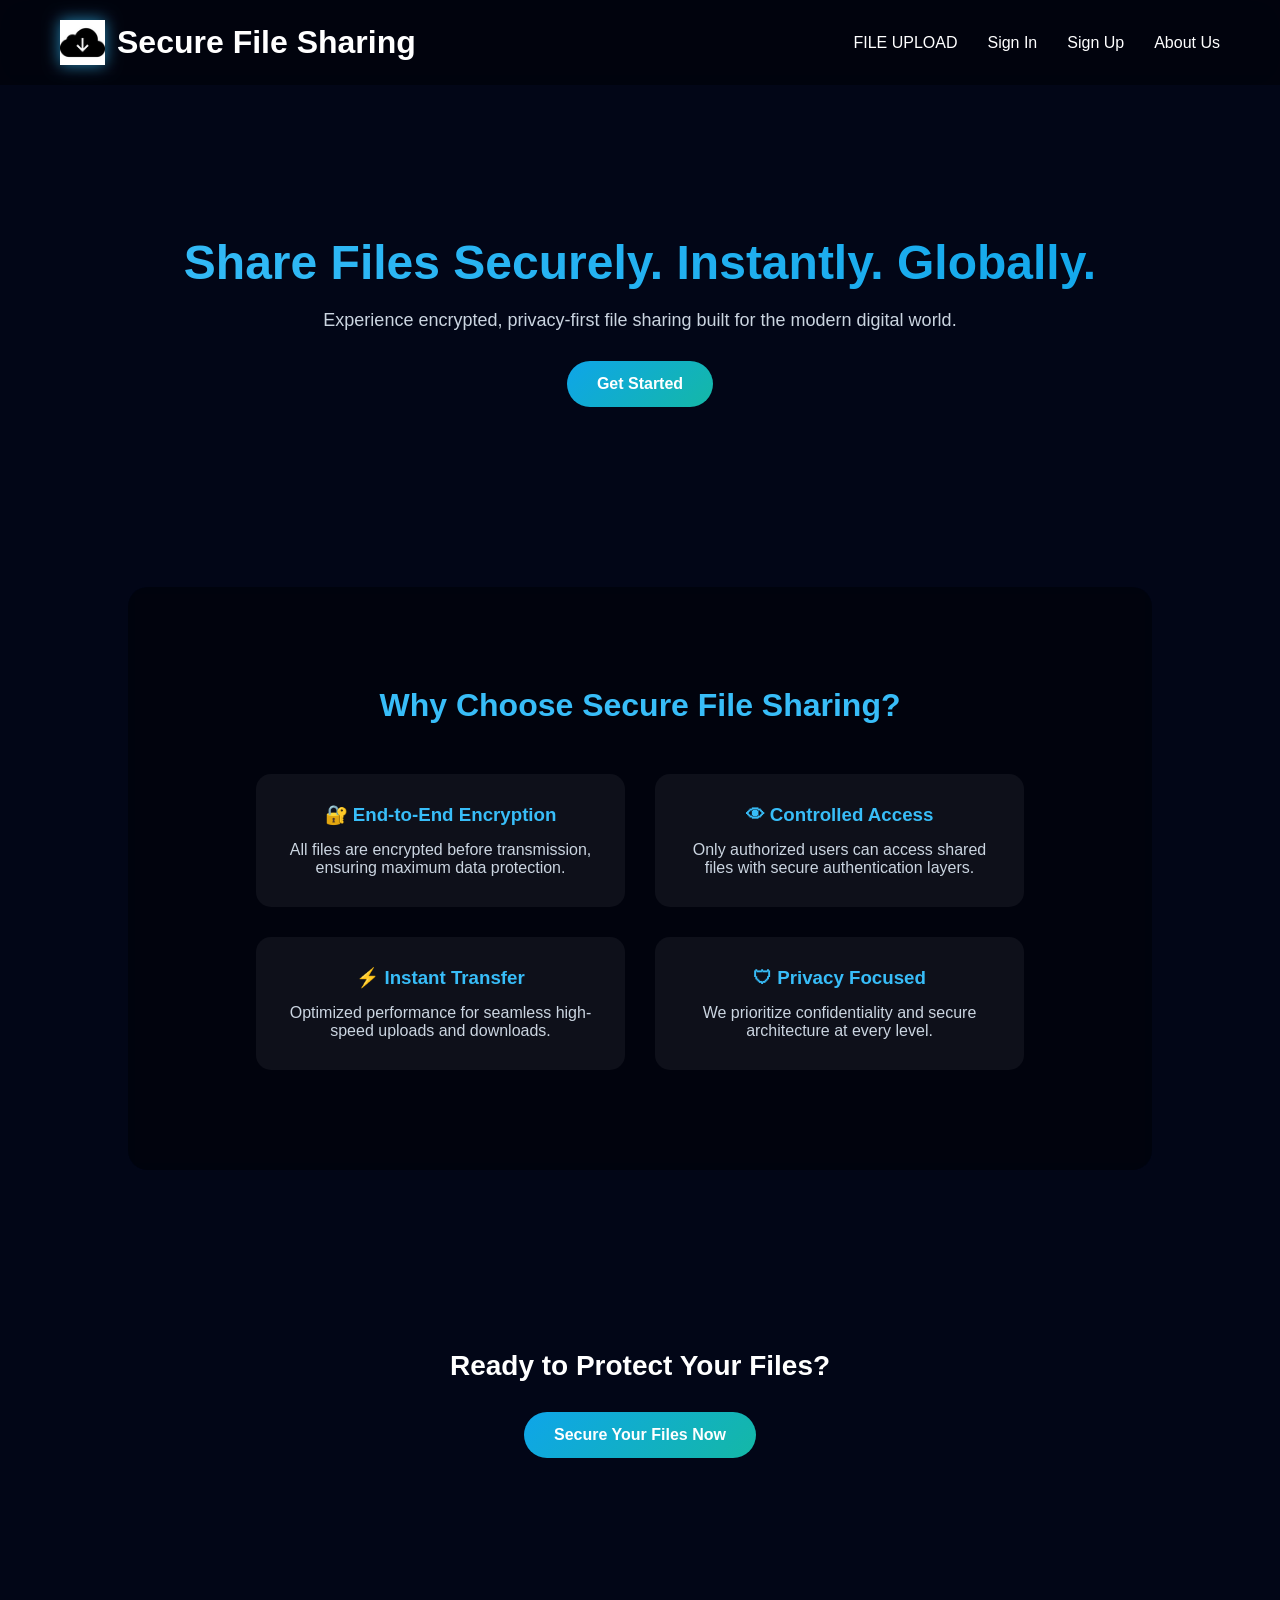
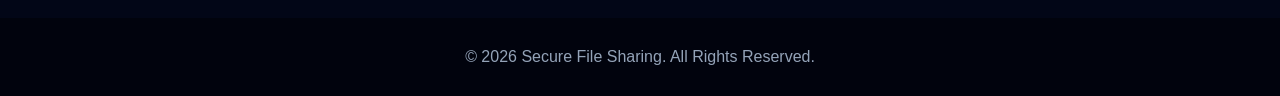
<file: frontend/index.html>
<!DOCTYPE html>
<html lang="en">
<head>
<meta charset="UTF-8">
<meta name="viewport" content="width=device-width, initial-scale=1.0">
<title>Secure File Sharing</title>

<link rel="stylesheet" href="style.css">

<!-- Framer Liquid Component -->
<script type="module" src="script.js"></script>

</head>
<body>

<!-- Framer Background -->
<div id="liquid-bg"></div>

<!-- ================= NAVBAR ================= -->
<header class="navbar">
    <div class="logo-section">
        <img src="assets/cloud-logo.gif" class="logo" alt="Logo">
        <h1>Secure File Sharing</h1>
    </div>

    <nav>
        <ul class="nav-links">
            <li><a href="upload.html">FILE UPLOAD</a></li>
            <li><a href="login/login.html">Sign In</a></li>
            <li><a href="login/register.html">Sign Up</a></li>
            <li><a href="about.html">About Us</a></li>
        </ul>
    </nav>
</header>

<!-- ================= HERO ================= -->
<section class="hero">
    <h2>Share Files Securely. Instantly. Globally.</h2>
    <p>
        Experience encrypted, privacy-first file sharing
        built for the modern digital world.
    </p>
    <a href="login/register.html" class="primary-btn">Get Started</a>
</section>

<!-- ================= BENEFITS ================= -->
<section class="about">
    <h2>Why Choose Secure File Sharing?</h2>

    <div class="benefits-grid">

        <div class="benefit-card">
            <h3>🔐 End-to-End Encryption</h3>
            <p>
                All files are encrypted before transmission,
                ensuring maximum data protection.
            </p>
        </div>

        <div class="benefit-card">
            <h3>👁 Controlled Access</h3>
            <p>
                Only authorized users can access shared files
                with secure authentication layers.
            </p>
        </div>

        <div class="benefit-card">
            <h3>⚡ Instant Transfer</h3>
            <p>
                Optimized performance for seamless
                high-speed uploads and downloads.
            </p>
        </div>

        <div class="benefit-card">
            <h3>🛡 Privacy Focused</h3>
            <p>
                We prioritize confidentiality and secure
                architecture at every level.
            </p>
        </div>

    </div>
</section>

<!-- ================= CTA ================= -->
<section class="cta">
    <h2>Ready to Protect Your Files?</h2>
    <a href="login/login.html" class="primary-btn">Secure Your Files Now</a>
</section>

<footer class="footer">
    <p>© 2026 Secure File Sharing. All Rights Reserved.</p>
</footer>

</body>
</html>
</file>
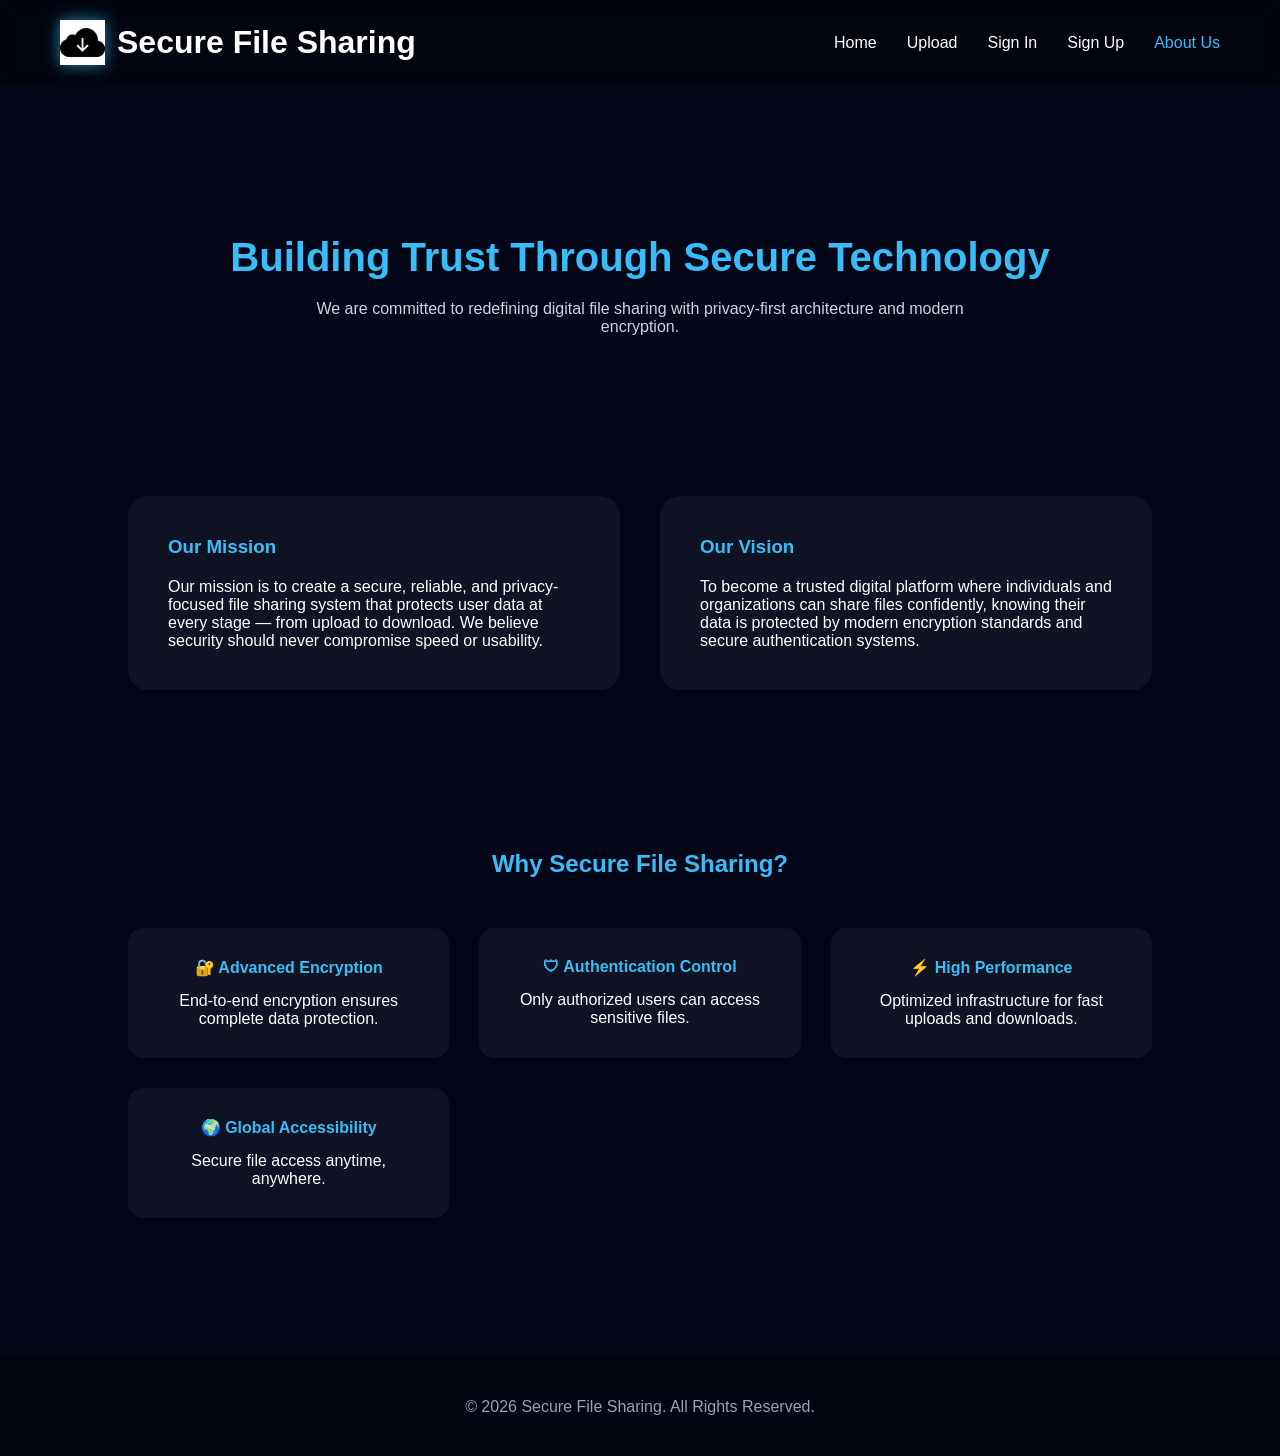
<file: frontend/about.html>
<!DOCTYPE html>
<html lang="en">
<head>
<meta charset="UTF-8">
<meta name="viewport" content="width=device-width, initial-scale=1.0">
<title>About Us - Secure File Sharing</title>

<link rel="stylesheet" href="about.css">
</head>

<body>

<!-- ================= NAVBAR ================= -->
<header class="navbar">
    <div class="logo-section">
        <img src="assets/cloud-logo.gif" class="logo" alt="Logo">
        <h1>Secure File Sharing</h1>
    </div>

    <nav>
        <ul class="nav-links">
            <li><a href="index.html">Home</a></li>
            <li><a href="upload.html">Upload</a></li>
            <li><a href="login/login.html">Sign In</a></li>
            <li><a href="login/register.html">Sign Up</a></li>
            <li><a href="about.html" class="active">About Us</a></li>
        </ul>
    </nav>
</header>

<!-- ================= HERO ================= -->
<section class="about-hero">
    <h2>Building Trust Through Secure Technology</h2>
    <p>
        We are committed to redefining digital file sharing
        with privacy-first architecture and modern encryption.
    </p>
</section>

<!-- ================= MISSION ================= -->
<section class="content-section">
    <div class="content-card">
        <h3>Our Mission</h3>
        <p>
            Our mission is to create a secure, reliable, and
            privacy-focused file sharing system that protects
            user data at every stage — from upload to download.
            We believe security should never compromise speed
            or usability.
        </p>
    </div>

    <div class="content-card">
        <h3>Our Vision</h3>
        <p>
            To become a trusted digital platform where individuals
            and organizations can share files confidently,
            knowing their data is protected by modern
            encryption standards and secure authentication systems.
        </p>
    </div>
</section>

<!-- ================= FEATURES ================= -->
<section class="features-section">
    <h2>Why Secure File Sharing?</h2>

    <div class="features-grid">
        <div class="feature-box">
            <h4>🔐 Advanced Encryption</h4>
            <p>End-to-end encryption ensures complete data protection.</p>
        </div>

        <div class="feature-box">
            <h4>🛡 Authentication Control</h4>
            <p>Only authorized users can access sensitive files.</p>
        </div>

        <div class="feature-box">
            <h4>⚡ High Performance</h4>
            <p>Optimized infrastructure for fast uploads and downloads.</p>
        </div>

        <div class="feature-box">
            <h4>🌍 Global Accessibility</h4>
            <p>Secure file access anytime, anywhere.</p>
        </div>
    </div>
</section>

<footer class="footer">
    <p>© 2026 Secure File Sharing. All Rights Reserved.</p>
</footer>

</body>
</html>
</file>
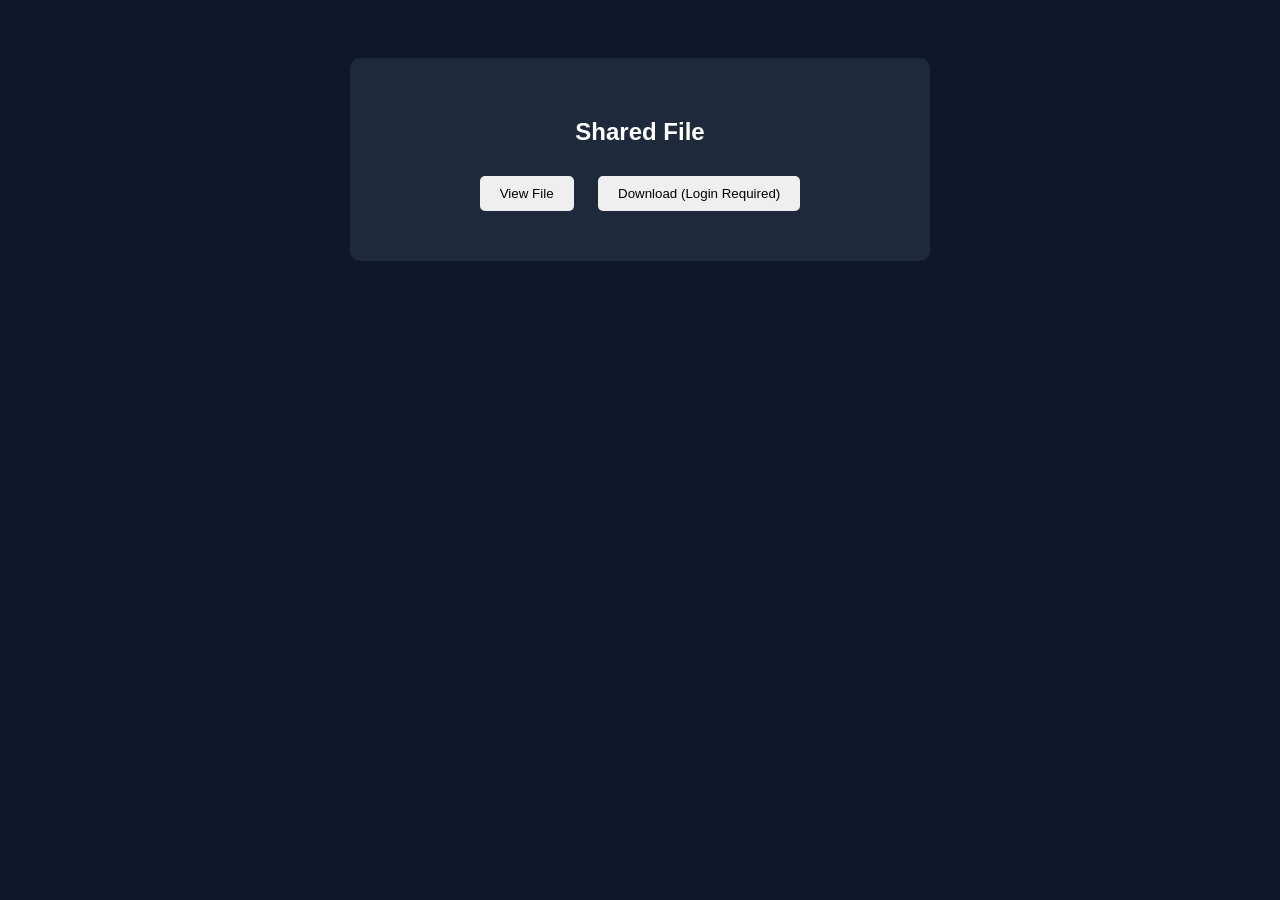
<file: frontend/share.html>
<!DOCTYPE html>
<html>

<head>
<title>Secure File Preview</title>

<style>

body{
font-family: Arial;
background:#0f172a;
color:white;
text-align:center;
padding:50px;
}

.container{
background:#1e293b;
padding:40px;
border-radius:10px;
width:500px;
margin:auto;
}

button{
padding:10px 20px;
margin:10px;
border:none;
border-radius:5px;
cursor:pointer;
}

.preview{
background:#111827;
padding:20px;
margin-top:20px;
border-radius:5px;
}

</style>
</head>

<body>

<div class="container">

<h2>Shared File</h2>

<p id="fileName"></p>

<div style="width:80%;margin:auto">

<h3 id="fileName"></h3>

<div style="text-align:center">

<h2 id="fileName"></h2>

<button onclick="openPreview()">View File</button>

<button onclick="loginDownload()">
Download (Login Required)
</button>

</div>

</div>



</div>

<script>

const params = new URLSearchParams(window.location.search);
const token = params.get("token");

let fileId = null;

async function loadFile(){

const res = await fetch(
`https://secure-file-sharing-4k5x.onrender.com/shared-file/${token}`
);

const data = await res.json();

if(res.ok){

fileId = data.file_id;

document.getElementById("fileName").innerText =
data.file_name;

}else{

document.body.innerHTML =
"<h2>Invalid or expired link</h2>";

}

}
function openPreview(){

window.open(
`https://secure-file-sharing-4k5x.onrender.com/preview/${fileId}`,
"_blank"
);

}
async function loginDownload(){

    const token = localStorage.getItem("token");

    if(!token){

        localStorage.setItem("pendingDownload", fileId);

        window.location.href =
        "login/login.html";

        return;
    }

    const response = await fetch(
        `https://secure-file-sharing-4k5x.onrender.com/secure-download/${fileId}`,
        {
            headers:{
                "Authorization":"Bearer " + token
            }
        }
    );

    if(!response.ok){
        alert("Download failed");
        return;
    }

    const blob = await response.blob();

    const url = window.URL.createObjectURL(blob);

    const a = document.createElement("a");
    a.href = url;
    a.download = "file";

    document.body.appendChild(a);
    a.click();

    a.remove();
}

loadFile();

</script>

</body>

</html>
</file>
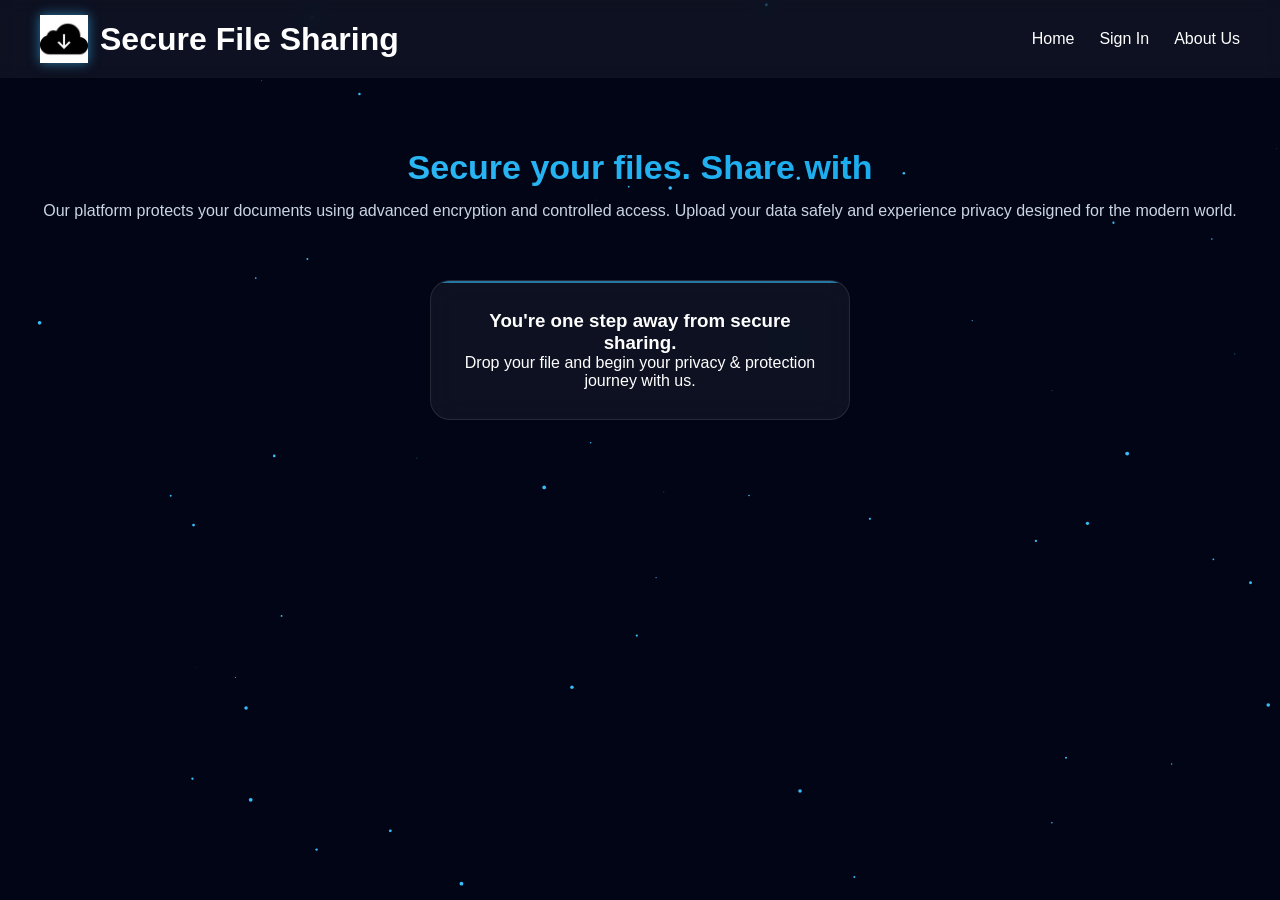
<file: frontend/upload.html>
<!DOCTYPE html>
<html lang="en">
<head>
<meta charset="UTF-8">
<meta name="viewport" content="width=device-width, initial-scale=1.0">
<title>Secure File Sharing</title>
<link rel="stylesheet" href="upload.css">
</head>

<body>
<video autoplay muted loop playsinline class="bg-video">
    <source src="assets/background.mp4" type="video/mp4">
</video>
<canvas id="particles"></canvas>

<!-- NAVBAR -->
<header class="navbar">
    <div class="logo-section">
        <img src="assets/cloud-logo.gif" class="logo" alt="Secure Logo">
        <h1>Secure File Sharing</h1>
    </div>

    <nav>
        <ul class="nav-links">
            <li><a href="index.html">Home</a></li>
            <a href="#" onclick="handleSignin()">Sign In</a>
            <li><a href="about.html">About Us</a></li>
        </ul>
    </nav>
</header>

<!-- HERO -->
<section class="hero">
    <h2 id="typing"></h2>
    <p>
        Our platform protects your documents using advanced encryption and controlled access.
        Upload your data safely and experience privacy designed for the modern world.
    </p>
</section>

<!-- UPLOAD -->
<section class="upload-container">

<div class="upload-box collapsed" id="dropArea">

    <div class="scan-line"></div>

    <!-- COLLAPSED VIEW -->
    <div class="collapsed-content">
        <h3>You're one step away from secure sharing.</h3>
        <p>Drop your file and begin your privacy & protection journey with us.</p>
    </div>

    <!-- EXPANDED VIEW -->
    <div class="expanded-content">

        <h2>Secure Upload Portal</h2>

        <!-- 🔹 UPLOAD GUIDELINES ADDED HERE -->
        <div class="guidelines">
            <h4>Upload Guidelines</h4>
            <ul>
                <li>Maximum file size: 50MB</li>
                <li>Supported formats: PDF, JPG, PNG, MP4</li>
                <li>Files are encrypted before upload</li>
                <li>Only authorized users can access shared files</li>
            </ul>
        </div>

        <input type="file" id="fileInput" hidden>
        <button id="uploadBtn">Choose File</button>

        <div class="progress-container">
            <div class="progress-bar" id="progressBar"></div>
        </div>

        <p id="fileName"></p>

    </div>

</div>

</section>

<script src="upload.js"></script>
</body>
</html>
</file>
<file: frontend/style.css>
*{
margin:0;
padding:0;
box-sizing:border-box;
font-family:"Segoe UI",sans-serif;
}

body{
color:white;
background:#020617;
overflow-x:hidden;
}

/* ===== Framer Background Layer ===== */
#liquid-bg{
position:fixed;
top:0;
left:0;
width:100%;
height:100vh;
z-index:-3;
}

body > *:not(#liquid-bg){
    position:relative;
}

/* ===== NAVBAR ===== */
.navbar{
display:flex;
justify-content:space-between;
align-items:center;
padding:20px 60px;
background:rgba(0,0,0,0.4);
backdrop-filter:blur(15px);

/* animation restored */
animation: navbarSlideDown 1s ease forwards;

/* ensure above liquid background */
position:relative;
z-index:10;
}

.logo-section{
display:flex;
align-items:center;
gap:12px;
}

.logo{
width:45px;
height:45px;
object-fit:contain;
filter:drop-shadow(0 0 8px rgba(56,189,248,.7));
}

.nav-links{
list-style:none;
display:flex;
gap:30px;
}

.nav-links a{
text-decoration:none;
color:white;
transition:.3s;
}

.nav-links a:hover{
color:#38bdf8;
}

/* ===== HERO ===== */
.hero{
text-align:center;
padding:150px 20px 100px;
}

.hero h2{
font-size:48px;
margin-bottom:20px;
background:linear-gradient(90deg,#38bdf8,#0ea5e9,#38bdf8);
background-size:200%;
-webkit-background-clip:text;
-webkit-text-fill-color:transparent;
animation:gradientMove 5s linear infinite;
}

@keyframes gradientMove{
0%{background-position:0%;}
100%{background-position:200%;}
}

.hero p{
font-size:18px;
color:#cbd5e1;
margin-bottom:30px;
}

.primary-btn{
display:inline-block;
padding:14px 30px;
background:linear-gradient(135deg,#0ea5e9,#14b8a6);
border-radius:30px;
color:white;
text-decoration:none;
font-weight:bold;
transition:.3s;
}

.primary-btn:hover{
transform:translateY(-3px);
box-shadow:0 0 25px rgba(56,189,248,.6);
}

/* ===== ABOUT SECTION ===== */
.about{
padding:100px 10%;
text-align:center;
backdrop-filter:blur(10px);
background:rgba(0,0,0,0.4);
border-radius:20px;
margin:80px auto;
width:80%;
}

.about h2{
margin-bottom:50px;
font-size:32px;
color:#38bdf8;
}

.benefits-grid{
display:grid;
grid-template-columns:repeat(auto-fit,minmax(250px,1fr));
gap:30px;
}

.benefit-card{
background:rgba(255,255,255,0.05);
padding:30px;
border-radius:15px;
transition:.3s;
}

.benefit-card:hover{
transform:translateY(-8px);
box-shadow:0 0 30px rgba(56,189,248,.5);
}

.benefit-card h3{
margin-bottom:15px;
color:#38bdf8;
}

.benefit-card p{
color:#cbd5e1;
}

/* ===== CTA ===== */
.cta{
text-align:center;
padding:100px 20px;
}

.cta h2{
margin-bottom:30px;
font-size:28px;
}

/* ===== FOOTER ===== */
.footer{
text-align:center;
padding:30px;
background:rgba(0,0,0,0.4);
color:#94a3b8;
margin-top:60px;
}
/* ===== NAVBAR SLIDE ANIMATION ===== */

@keyframes navbarSlideDown {
    from {
        transform: translateY(-120%);
        opacity: 0;
    }
    to {
        transform: translateY(0);
        opacity: 1;
    }
}
</file>
<file: frontend/about.css>
*{
margin:0;
padding:0;
box-sizing:border-box;
font-family:"Segoe UI",sans-serif;
}

body{
background:#020617;
color:white;
overflow-x:hidden;
}

/* ===== NAVBAR (Same as Home) ===== */

.navbar{
display:flex;
justify-content:space-between;
align-items:center;
padding:20px 60px;
background:rgba(0,0,0,0.4);
backdrop-filter:blur(15px);
animation: navbarSlideDown 1s ease forwards;
}

.logo-section{
display:flex;
align-items:center;
gap:12px;
}

.logo{
width:45px;
height:45px;
object-fit:contain;
filter:drop-shadow(0 0 8px rgba(56,189,248,.7));
}

.nav-links{
list-style:none;
display:flex;
gap:30px;
}

.nav-links a{
text-decoration:none;
color:white;
transition:.3s;
}

.nav-links a:hover,
.nav-links .active{
color:#38bdf8;
}

/* Navbar Animation */
@keyframes navbarSlideDown{
from{
transform:translateY(-120%);
opacity:0;
}
to{
transform:translateY(0);
opacity:1;
}
}

/* ===== HERO ===== */

.about-hero{
text-align:center;
padding:150px 20px 80px;
}

.about-hero h2{
font-size:40px;
margin-bottom:20px;
color:#38bdf8;
}

.about-hero p{
color:#cbd5e1;
max-width:700px;
margin:auto;
}

/* ===== CONTENT SECTION ===== */

.content-section{
display:grid;
grid-template-columns:1fr 1fr;
gap:40px;
padding:80px 10%;
}

.content-card{
background:rgba(255,255,255,0.05);
padding:40px;
border-radius:20px;
transition:.3s;
}

.content-card:hover{
transform:translateY(-8px);
box-shadow:0 0 30px rgba(56,189,248,.5);
}

.content-card h3{
margin-bottom:20px;
color:#38bdf8;
}

/* ===== FEATURES ===== */

.features-section{
padding:80px 10%;
text-align:center;
}

.features-section h2{
margin-bottom:50px;
color:#38bdf8;
}

.features-grid{
display:grid;
grid-template-columns:repeat(auto-fit,minmax(250px,1fr));
gap:30px;
}

.feature-box{
background:rgba(255,255,255,0.05);
padding:30px;
border-radius:15px;
transition:.3s;
}

.feature-box:hover{
transform:translateY(-6px);
box-shadow:0 0 25px rgba(56,189,248,.5);
}

.feature-box h4{
margin-bottom:15px;
color:#38bdf8;
}

/* ===== FOOTER ===== */

.footer{
text-align:center;
padding:40px;
background:rgba(0,0,0,0.4);
color:#94a3b8;
margin-top:60px;
}
</file>
<file: frontend/upload.css>
*{
margin:0;
padding:0;
box-sizing:border-box;
font-family:"Segoe UI",sans-serif;
}

body{
background:#020617;
color:white;
overflow-x:hidden;
}

/* PARTICLES */
#particles{
position:fixed;
top:0;
left:0;
z-index:-1;
}

/* NAVBAR */
.navbar{
display:flex;
justify-content:space-between;
align-items:center;
padding:15px 40px;
background:rgba(255,255,255,0.05);
backdrop-filter:blur(10px);
animation:slideDown 1s ease;
}

@keyframes slideDown{
from{transform:translateY(-100%);}
to{transform:translateY(0);}
}

.logo{
    width:48px;
    height:48px;
    object-fit:contain;
    filter: drop-shadow(0 0 6px rgba(56,189,248,0.6));
}

.logo-section{
display:flex;
align-items:center;
gap:12px;
}

.nav-links{
display:flex;
gap:25px;
list-style:none;
}

.nav-links a{
text-decoration:none;
color:white;
}

.nav-links a:hover{
color:#38bdf8;
}

/* HERO */
.hero{
text-align:center;
margin-top:70px;
animation:fadeIn 2s ease;
}

.hero h2{
font-size:34px;
background:linear-gradient(90deg,#38bdf8,#0ea5e9,#38bdf8);
background-size:200%;
-webkit-background-clip:text;
-webkit-text-fill-color:transparent;
animation:gradientMove 4s linear infinite;
}

@keyframes gradientMove{
0%{background-position:0%;}
100%{background-position:200%;}
}

.hero p{
margin-top:15px;
color:#cbd5e1;
}

/* UPLOAD BOX */
.upload-container{
display:flex;
justify-content:center;
margin-top:60px;
}

.upload-box{
width:420px;
border-radius:20px;
background:rgba(255,255,255,0.05);
backdrop-filter:blur(15px);
border:1px solid rgba(255,255,255,0.1);
position:relative;
overflow:hidden;
transition:all .45s ease;
display:flex;
flex-direction:column;
align-items:center;
text-align:center;
padding:25px;
}

/* COLLAPSED */
.collapsed{
height:140px;
justify-content:center;
}

.collapsed .expanded-content{
display:none;
}

/* EXPANDED */
.expanded{
height:460px; /* slightly increased for better spacing */
box-shadow:0 0 40px rgba(56,189,248,.5);
justify-content:flex-start;
padding-top:30px;
}

/* Add spacing inside expanded content */
.expanded-content{
margin-top:15px;   /* pushes content downward */
display:flex;
flex-direction:column;
align-items:center;
gap:12px;          /* evenly spaced items */
}

/* Guidelines spacing */
.guidelines{
margin-top:10px;
margin-bottom:10px;
}

/* Button alignment */
#uploadBtn{
margin-top:5px;
}

/* SCAN LINE */
.scan-line{
position:absolute;
width:100%;
height:2px;
background:#38bdf8;
top:0;
animation:scan 3s linear infinite;
opacity:.6;
}

@keyframes scan{
0%{top:0;}
100%{top:100%;}
}

/* GUIDELINES STYLE */
.guidelines{
background:rgba(255,255,255,0.04);
padding:12px;
border-radius:12px;
margin-bottom:15px;
width:100%;
max-width:320px;
}

.guidelines h4{
color:#38bdf8;
margin-bottom:6px;
font-size:14px;
}

.guidelines ul{
list-style:none;
font-size:13px;
color:#cbd5e1;
line-height:1.6;
}

/* BUTTON */
#uploadBtn{
margin-top:10px;
padding:10px 22px;
border:none;
border-radius:10px;
background:#38bdf8;
font-weight:bold;
cursor:pointer;
}

/* PROGRESS BAR */
.progress-container{
width:100%;
max-width:300px;
height:6px;
background:rgba(255,255,255,0.1);
border-radius:10px;
margin-top:15px;
overflow:hidden;
display:none;
}

.progress-bar{
height:100%;
width:0%;
background:#38bdf8;
transition:width .3s;
}

#fileName{
margin-top:12px;
color:#94a3b8;
font-size:14px;
}
/* ================= ERROR SHAKE ================= */

@keyframes shakeError {
    0% { transform: translateX(0); }
    20% { transform: translateX(-6px); }
    40% { transform: translateX(6px); }
    60% { transform: translateX(-6px); }
    80% { transform: translateX(6px); }
    100% { transform: translateX(0); }
}

.error-shake {
    animation: shakeError 0.4s ease;
}

/* ================= SUCCESS GLOW ================= */

@keyframes successGlow {
    0% {
        box-shadow: 0 0 0 rgba(56,189,248,0);
    }
    50% {
        box-shadow: 0 0 35px rgba(56,189,248,0.9);
    }
    100% {
        box-shadow: 0 0 15px rgba(56,189,248,0.4);
    }
}

.success-glow {
    animation: successGlow 1s ease forwards;
}
/* ================= BACKGROUND VIDEO ================= */

.bg-video{
    position:fixed;
    top:0;
    left:0;
    width:100%;
    height:100%;
    object-fit:cover;
    z-index:-2;
}

/* Dark overlay for readability */
body::before{
    content:"";
    position:fixed;
    top:0;
    left:0;
    width:100%;
    height:100%;
    background:rgba(2,6,23,0.75);
    z-index:-1;
}
</file>
